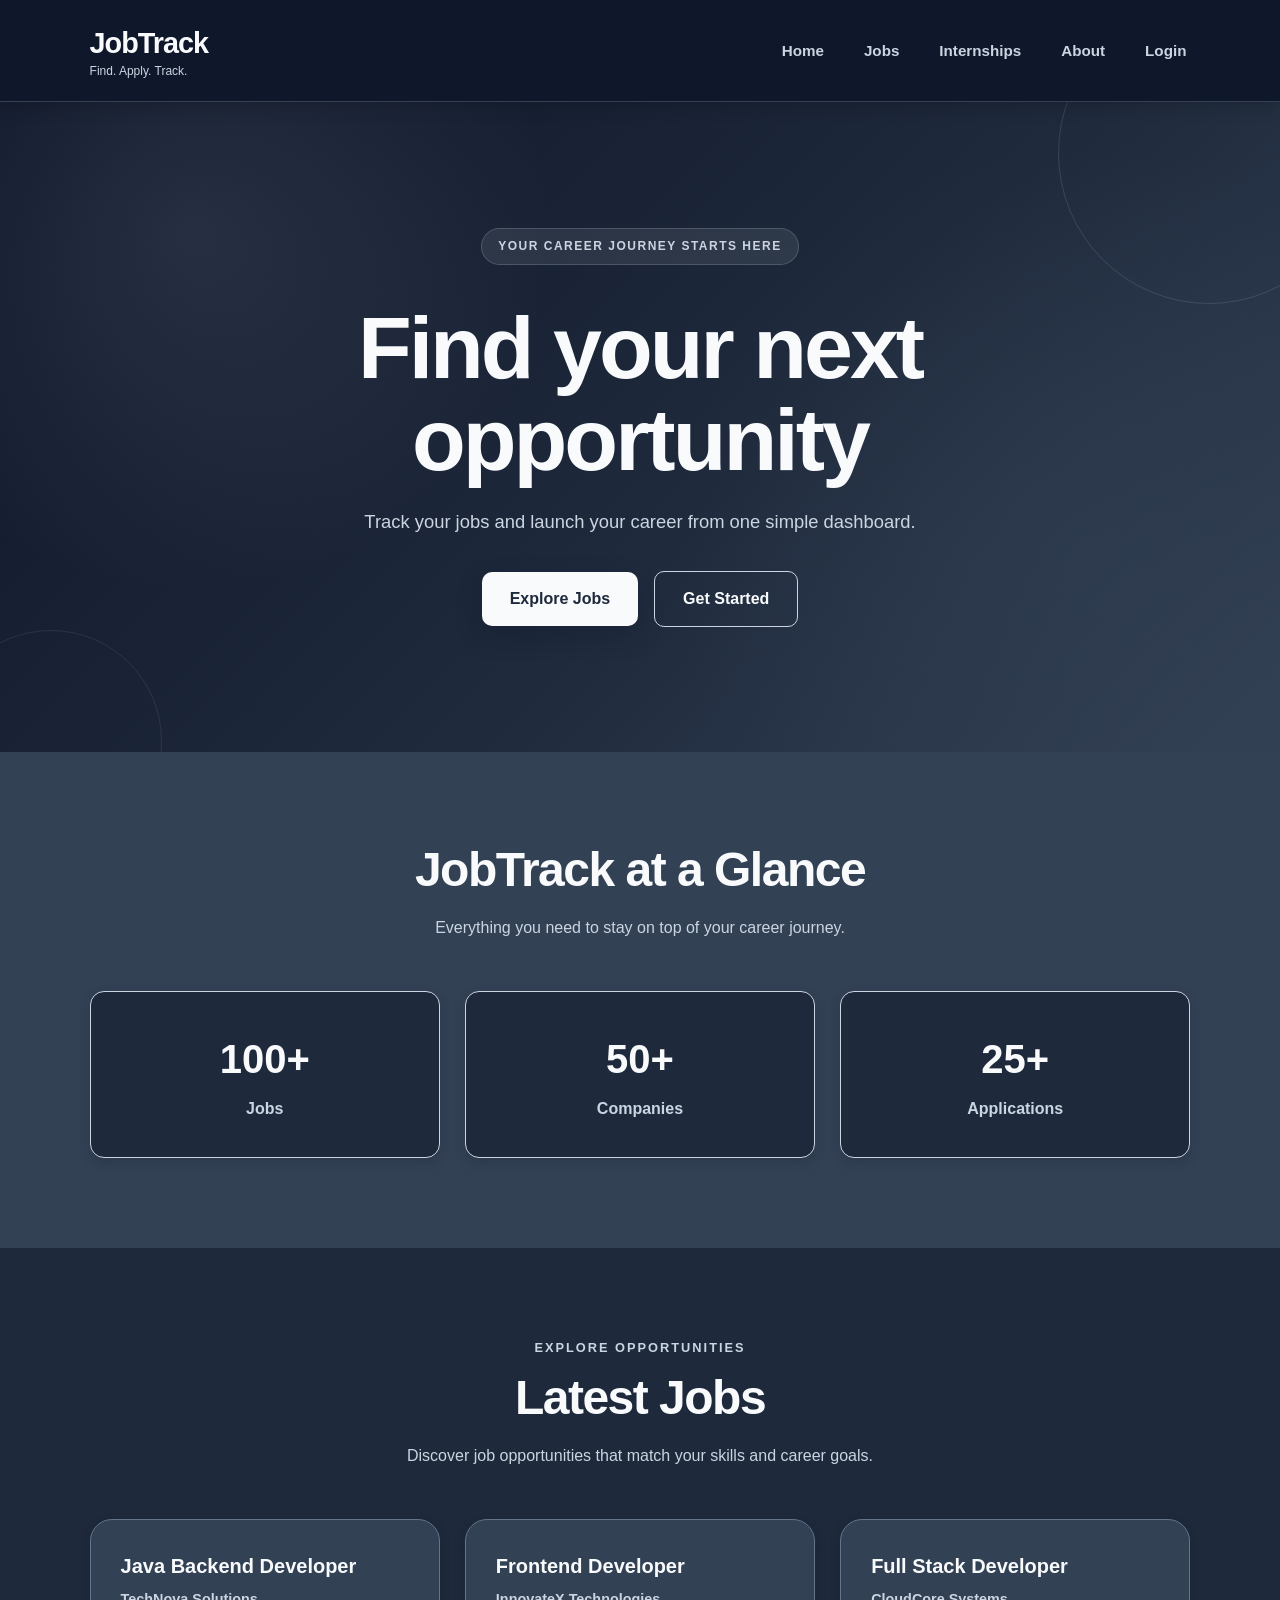
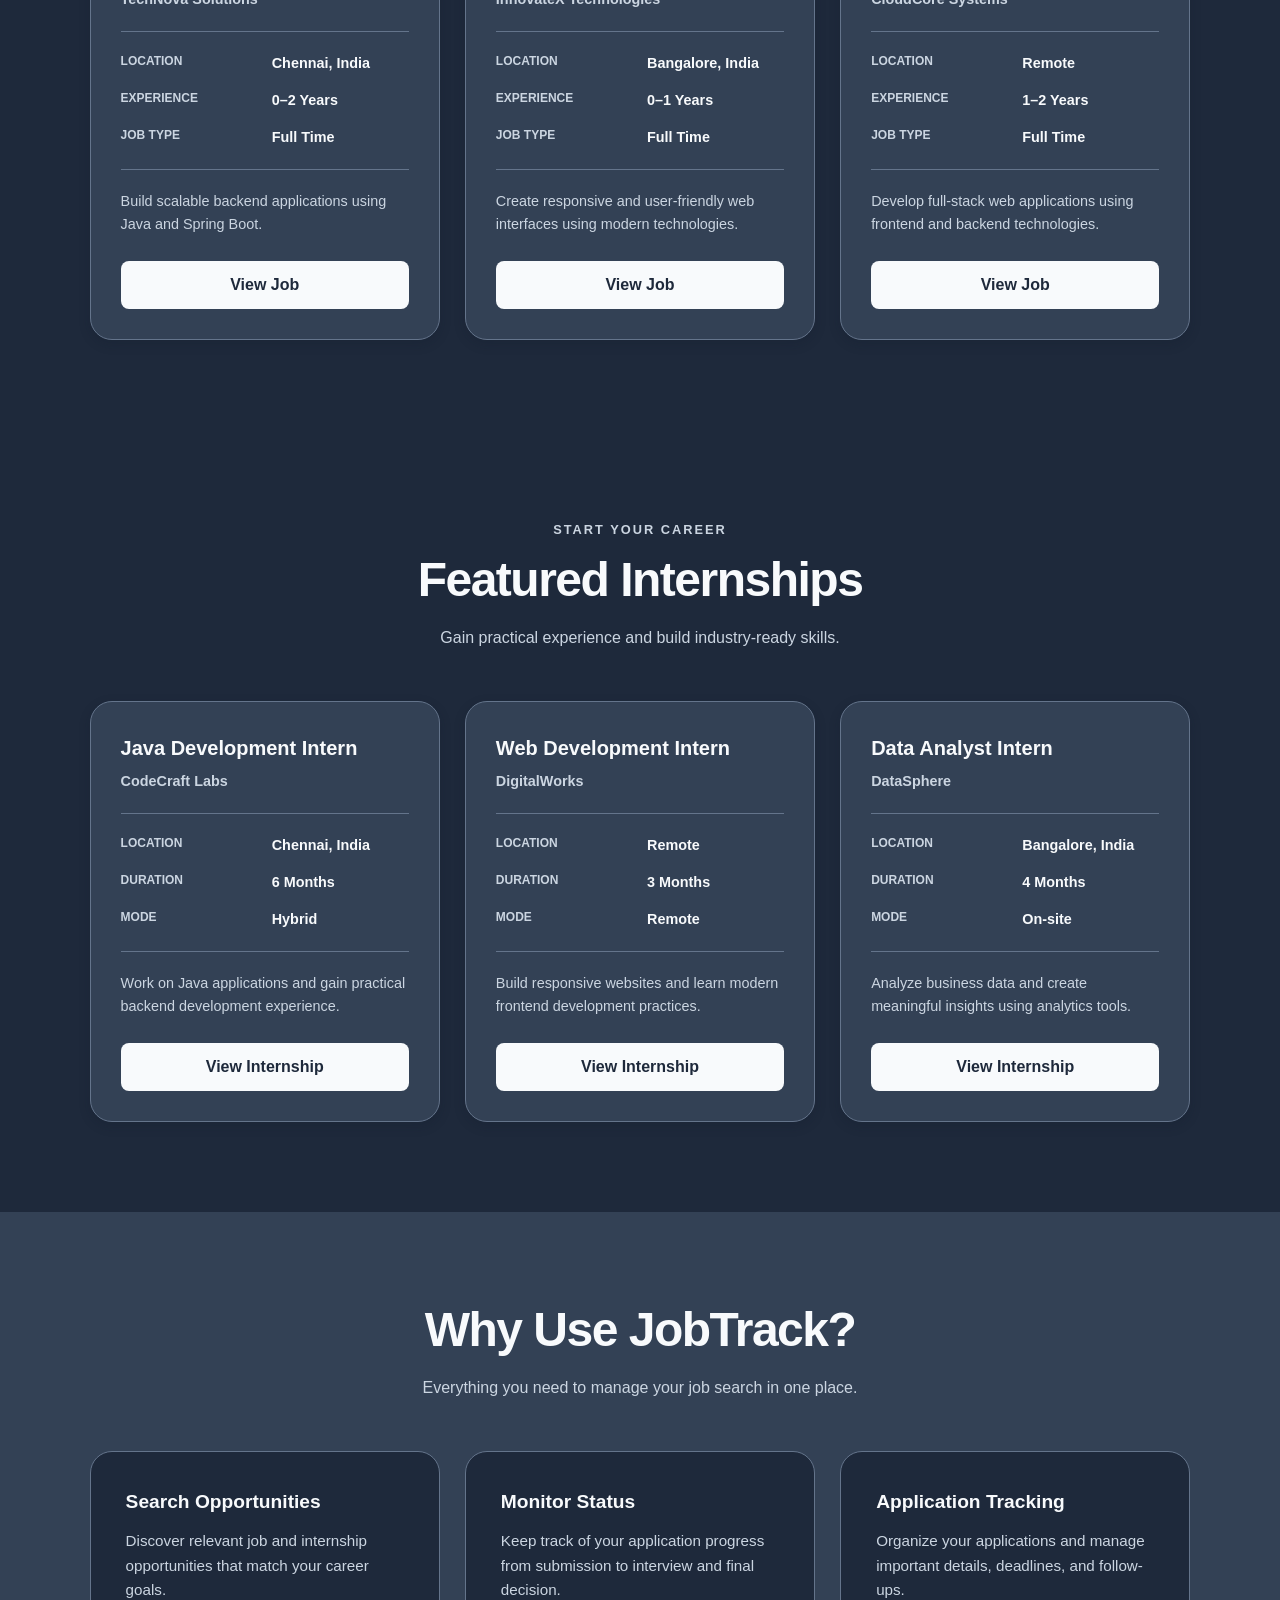
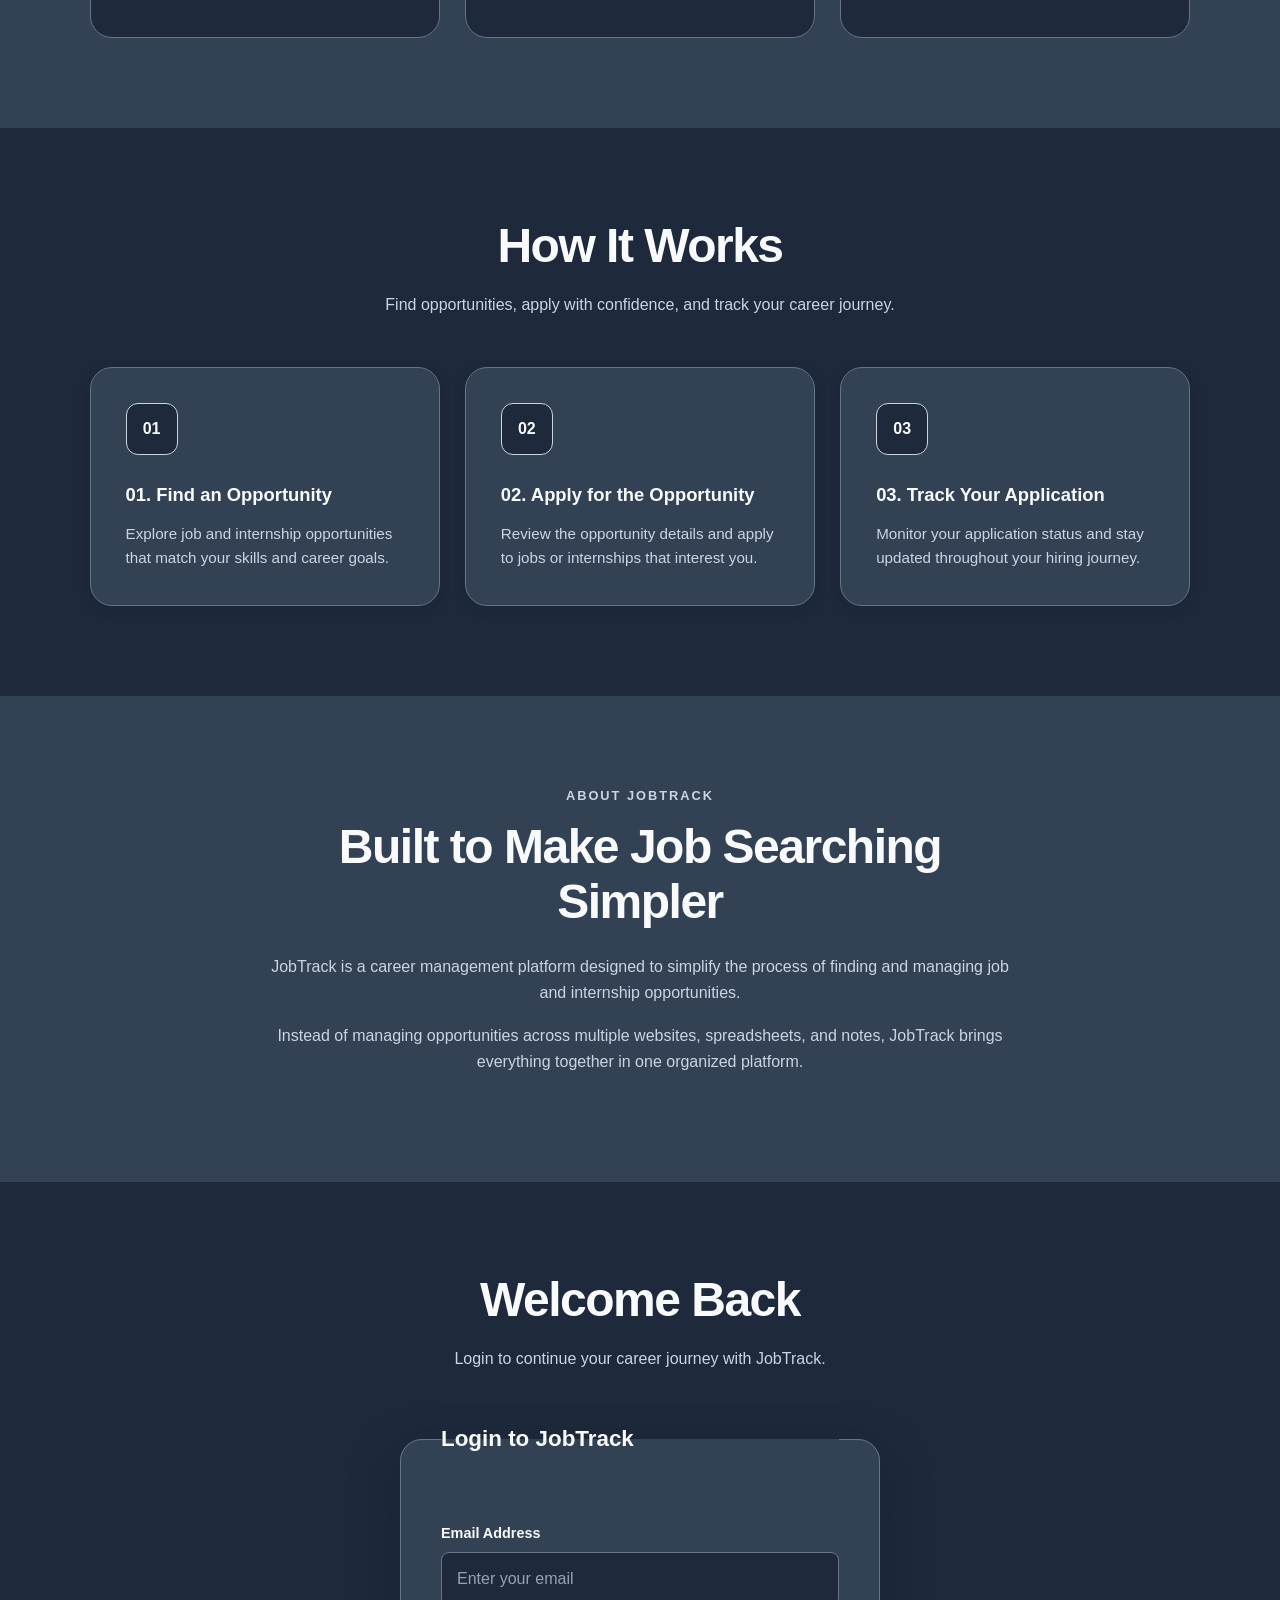
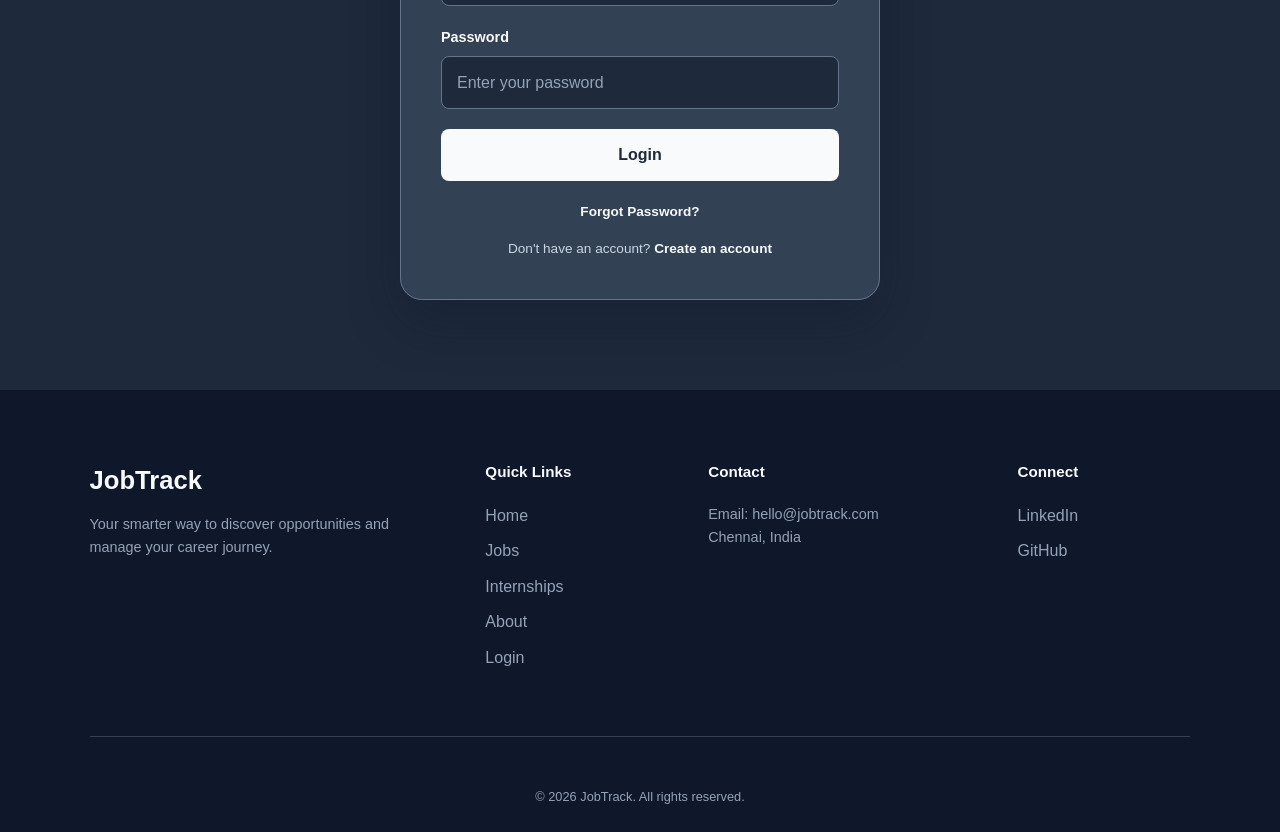
<file: index.html>
<!DOCTYPE html>
<html lang="en">

<head>
    <link rel="stylesheet" href="css/styles.css">

    <meta charset="UTF-8">

    <meta name="viewport"
          content="width=device-width, initial-scale=1.0">

    <meta name="description"
          content="JobTrack - A simple platform to discover jobs and internships and track applications.">

    <meta name="keywords"
          content="jobs, internships, job tracker, career opportunities, application tracking">

    <meta name="author"
          content="JobTrack">

    <title>JobTrack | Find. Apply. Track.</title>

</head>


<body>

    <!-- ==================================================
         HEADER & NAVIGATION
         ================================================== -->

    <header>

        <div>

            <h1>JobTrack</h1>

            <p>Find. Apply. Track.</p>

        </div>


        <nav aria-label="Main Navigation">

            <ul>

                <li>
                    <a href="#home">Home</a>
                </li>

                <li>
                    <a href="#jobs">Jobs</a>
                </li>

                <li>
                    <a href="#internships">Internships</a>
                </li>

                <li>
                    <a href="#about">About</a>
                </li>

                <li>
                    <a href="#login">Login</a>
                </li>

            </ul>

        </nav>

    </header>



    <!-- ==================================================
         MAIN CONTENT
         ================================================== -->

    <main>


        <!-- ==================================================
             HERO SECTION
             ================================================== -->

        <section id="home">

            <header>

                <p>YOUR CAREER JOURNEY STARTS HERE</p>

                <h2>Find your next opportunity</h2>

                <p>
                    Track your jobs and launch your career
                    from one simple dashboard.
                </p>

            </header>


            <div>

                <a href="#jobs">
                    Explore Jobs
                </a>

                <a href="#login">
                    Get Started
                </a>

            </div>

        </section>



        <!-- ==================================================
             STATISTICS SECTION
             ================================================== -->

        <section id="statistics">

            <header>

                <h2>JobTrack at a Glance</h2>

                <p>
                    Everything you need to stay on top
                    of your career journey.
                </p>

            </header>


            <div>

                <article>

                    <h3>100+</h3>

                    <p>Jobs</p>

                </article>


                <article>

                    <h3>50+</h3>

                    <p>Companies</p>

                </article>


                <article>

                    <h3>25+</h3>

                    <p>Applications</p>

                </article>

            </div>

        </section>



        <!-- ==================================================
             JOBS SECTION
             ================================================== -->

        <section id="jobs">

            <header>

                <p>EXPLORE OPPORTUNITIES</p>

                <h2>Latest Jobs</h2>

                <p>
                    Discover job opportunities that match
                    your skills and career goals.
                </p>

            </header>


            <div>


                <!-- JOB 1 -->

                <article>

                    <header>

                        <h3>Java Backend Developer</h3>

                        <p>TechNova Solutions</p>

                    </header>


                    <dl>

                        <dt>Location</dt>
                        <dd>Chennai, India</dd>

                        <dt>Experience</dt>
                        <dd>0–2 Years</dd>

                        <dt>Job Type</dt>
                        <dd>Full Time</dd>

                    </dl>


                    <p>
                        Build scalable backend applications
                        using Java and Spring Boot.
                    </p>


                    <a href="#">
                        View Job
                    </a>

                </article>



                <!-- JOB 2 -->

                <article>

                    <header>

                        <h3>Frontend Developer</h3>

                        <p>InnovateX Technologies</p>

                    </header>


                    <dl>

                        <dt>Location</dt>
                        <dd>Bangalore, India</dd>

                        <dt>Experience</dt>
                        <dd>0–1 Years</dd>

                        <dt>Job Type</dt>
                        <dd>Full Time</dd>

                    </dl>


                    <p>
                        Create responsive and user-friendly
                        web interfaces using modern technologies.
                    </p>


                    <a href="#">
                        View Job
                    </a>

                </article>



                <!-- JOB 3 -->

                <article>

                    <header>

                        <h3>Full Stack Developer</h3>

                        <p>CloudCore Systems</p>

                    </header>


                    <dl>

                        <dt>Location</dt>
                        <dd>Remote</dd>

                        <dt>Experience</dt>
                        <dd>1–2 Years</dd>

                        <dt>Job Type</dt>
                        <dd>Full Time</dd>

                    </dl>


                    <p>
                        Develop full-stack web applications
                        using frontend and backend technologies.
                    </p>


                    <a href="#">
                        View Job
                    </a>

                </article>

            </div>

        </section>



        <!-- ==================================================
             INTERNSHIPS SECTION
             ================================================== -->

        <section id="internships">

            <header>

                <p>START YOUR CAREER</p>

                <h2>Featured Internships</h2>

                <p>
                    Gain practical experience and build
                    industry-ready skills.
                </p>

            </header>


            <div>


                <!-- INTERNSHIP 1 -->

                <article>

                    <header>

                        <h3>Java Development Intern</h3>

                        <p>CodeCraft Labs</p>

                    </header>


                    <dl>

                        <dt>Location</dt>
                        <dd>Chennai, India</dd>

                        <dt>Duration</dt>
                        <dd>6 Months</dd>

                        <dt>Mode</dt>
                        <dd>Hybrid</dd>

                    </dl>


                    <p>
                        Work on Java applications and gain
                        practical backend development experience.
                    </p>


                    <a href="#">
                        View Internship
                    </a>

                </article>



                <!-- INTERNSHIP 2 -->

                <article>

                    <header>

                        <h3>Web Development Intern</h3>

                        <p>DigitalWorks</p>

                    </header>


                    <dl>

                        <dt>Location</dt>
                        <dd>Remote</dd>

                        <dt>Duration</dt>
                        <dd>3 Months</dd>

                        <dt>Mode</dt>
                        <dd>Remote</dd>

                    </dl>


                    <p>
                        Build responsive websites and learn
                        modern frontend development practices.
                    </p>


                    <a href="#">
                        View Internship
                    </a>

                </article>



                <!-- INTERNSHIP 3 -->

                <article>

                    <header>

                        <h3>Data Analyst Intern</h3>

                        <p>DataSphere</p>

                    </header>


                    <dl>

                        <dt>Location</dt>
                        <dd>Bangalore, India</dd>

                        <dt>Duration</dt>
                        <dd>4 Months</dd>

                        <dt>Mode</dt>
                        <dd>On-site</dd>

                    </dl>


                    <p>
                        Analyze business data and create meaningful
                        insights using analytics tools.
                    </p>


                    <a href="#">
                        View Internship
                    </a>

                </article>

            </div>

        </section>



        <!-- ==================================================
             FEATURES SECTION
             ================================================== -->

        <section id="features">

            <header>

                <h2>Why Use JobTrack?</h2>

                <p>
                    Everything you need to manage your
                    job search in one place.
                </p>

            </header>


            <div>


                <article>

                    <h3>Search Opportunities</h3>

                    <p>
                        Discover relevant job and internship
                        opportunities that match your career goals.
                    </p>

                </article>



                <article>

                    <h3>Monitor Status</h3>

                    <p>
                        Keep track of your application progress
                        from submission to interview and final decision.
                    </p>

                </article>



                <article>

                    <h3>Application Tracking</h3>

                    <p>
                        Organize your applications and manage
                        important details, deadlines, and follow-ups.
                    </p>

                </article>

            </div>

        </section>



        <!-- ==================================================
             HOW IT WORKS SECTION
             ================================================== -->

        <section id="how-it-works">

            <header>

                <h2>How It Works</h2>

                <p>
                    Find opportunities, apply with confidence,
                    and track your career journey.
                </p>

            </header>


            <ol>


                <li>

                    <article>

                        <h3>
                            01. Find an Opportunity
                        </h3>

                        <p>
                            Explore job and internship opportunities
                            that match your skills and career goals.
                        </p>

                    </article>

                </li>



                <li>

                    <article>

                        <h3>
                            02. Apply for the Opportunity
                        </h3>

                        <p>
                            Review the opportunity details and
                            apply to jobs or internships that interest you.
                        </p>

                    </article>

                </li>



                <li>

                    <article>

                        <h3>
                            03. Track Your Application
                        </h3>

                        <p>
                            Monitor your application status and
                            stay updated throughout your hiring journey.
                        </p>

                    </article>

                </li>

            </ol>

        </section>



        <!-- ==================================================
             ABOUT SECTION
             ================================================== -->

        <section id="about">

            <header>

                <p>ABOUT JOBTRACK</p>

                <h2>
                    Built to Make Job Searching Simpler
                </h2>

            </header>


            <p>
                JobTrack is a career management platform designed
                to simplify the process of finding and managing
                job and internship opportunities.
            </p>


            <p>
                Instead of managing opportunities across multiple
                websites, spreadsheets, and notes, JobTrack brings
                everything together in one organized platform.
            </p>

        </section>



        <!-- ==================================================
             LOGIN SECTION
             ================================================== -->

        <section id="login">

            <header>

                <h2>Welcome Back</h2>

                <p>
                    Login to continue your career journey with JobTrack.
                </p>

            </header>


            <form action="#" method="post">

                <fieldset>

                    <legend>Login to JobTrack</legend>


                    <div>

                        <label for="email">
                            Email Address
                        </label>

                        <input
                            type="email"
                            id="email"
                            name="email"
                            placeholder="Enter your email"
                            autocomplete="email"
                            required
                        >

                    </div>


                    <div>

                        <label for="password">
                            Password
                        </label>

                        <input
                            type="password"
                            id="password"
                            name="password"
                            placeholder="Enter your password"
                            autocomplete="current-password"
                            required
                        >

                    </div>


                    <div>

                        <button type="submit">
                            Login
                        </button>

                    </div>


                    <p>

                        <a href="#">
                            Forgot Password?
                        </a>

                    </p>


                    <p>
                        Don't have an account?

                        <a href="#">
                            Create an account
                        </a>

                    </p>

                </fieldset>

            </form>

        </section>

    </main>



    <!-- ==================================================
         FOOTER
         ================================================== -->

    <footer>


        <section>

            <h2>JobTrack</h2>

            <p>
                Your smarter way to discover opportunities
                and manage your career journey.
            </p>

        </section>



        <nav aria-label="Footer Navigation">

            <h3>Quick Links</h3>

            <ul>

                <li>
                    <a href="#home">Home</a>
                </li>

                <li>
                    <a href="#jobs">Jobs</a>
                </li>

                <li>
                    <a href="#internships">Internships</a>
                </li>

                <li>
                    <a href="#about">About</a>
                </li>

                <li>
                    <a href="#login">Login</a>
                </li>

            </ul>

        </nav>



        <section>

            <h3>Contact</h3>

            <address>

                <p>
                    Email:
                    <a href="mailto:hello@jobtrack.com">
                        hello@jobtrack.com
                    </a>
                </p>

                <p>
                    Chennai, India
                </p>

            </address>

        </section>



        <section>

            <h3>Connect</h3>

            <ul>

                <li>
                    <a href="#">
                        LinkedIn
                    </a>
                </li>

                <li>
                    <a href="#">
                        GitHub
                    </a>
                </li>

            </ul>

        </section>



        <hr>


        <p>
            &copy; 2026 JobTrack. All rights reserved.
        </p>


    </footer>


</body>

</html>
</file>
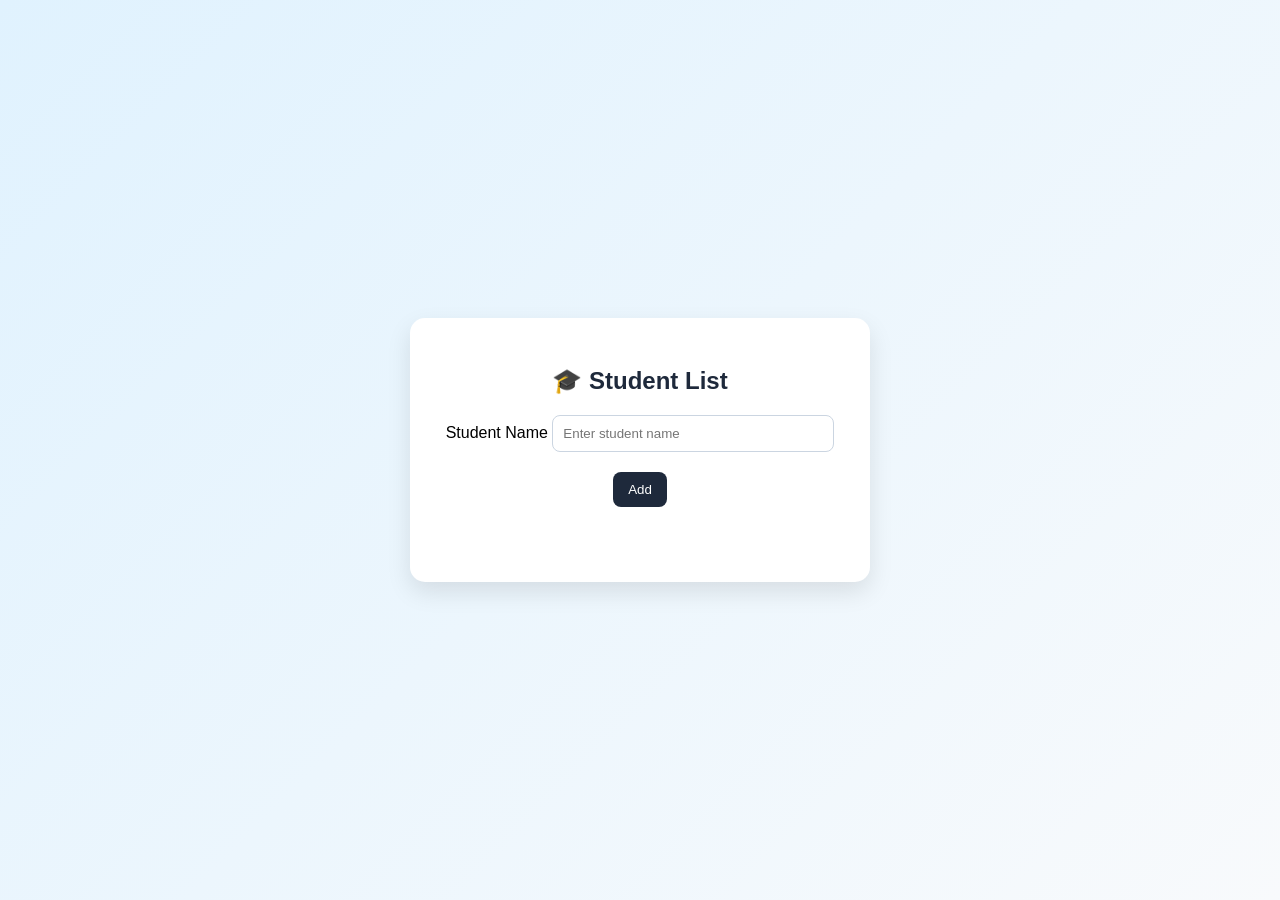
<file: Day2-DOM/index.html>
<!DOCTYPE html>
<html>
<head>
    <title>Student List</title>

    <style>
        body {
            font-family: Arial, sans-serif;
            background: linear-gradient(135deg, #e0f2fe, #f8fafc);
            min-height: 100vh;
            display: flex;
            justify-content: center;
            align-items: center;
            margin: 0;
        }

        .container {
            background: white;
            width: 400px;
            padding: 30px;
            border-radius: 15px;
            box-shadow: 0 10px 25px rgba(0, 0, 0, 0.1);
            text-align: center;
        }

        h2 {
            color: #1e293b;
            margin-bottom: 20px;
        }

        input {
            width: 65%;
            padding: 10px;
            border: 1px solid #cbd5e1;
            border-radius: 8px;
            outline: none;
        }

        button {
            padding: 10px 15px;
            background: #1e293b;
            color: white;
            border: none;
            border-radius: 8px;
            cursor: pointer;
            margin: 20px;
        }

        button:hover {
            background: #334155;
        }

        ul {
            text-align: left;
            margin-top: 25px;
            padding-left: 20px;
        }

        li {
            background: #f1f5f9;
            padding: 10px;
            margin-bottom: 8px;
            border-radius: 8px;
            color: #334155;
        }
    </style>
</head>

<body>

    <div class="container">

        <h2>🎓 Student List</h2>

        <label for="studentInput">Student Name</label>
        <input type="text" id="studentInput" name="studentName" placeholder="Enter student name">
        <button id="addButton"> Add </button>

        <ul id="studentList"></ul>

    </div>


    <script>

        const input = document.getElementById("studentInput");
        const button = document.getElementById("addButton");
        const list = document.getElementById("studentList");

        button.addEventListener("click", () => {

            const name = input.value;
            if (name===""){
                return;
            }

                // Create a new <li>
                const li = document.createElement("li");

                // Add entered name to the list
                li.textContent = name;

                // Add <li> to <ul>
                list.appendChild(li);

                //Clear the input box
                input.value ="";

            });

    </script>

</body>
</html>
</file>
<file: css/styles.css>
/* =========================================================
   JOBTRACK
   DEEP NAVY - PROFESSIONAL COLOUR THEME
   ========================================================= */


/* =========================================================
   1. CSS VARIABLES
   ========================================================= */

:root {

    /* Main Colour Palette */

    --primary: #1E293B;
    --primary-dark: #0F172A;

    --secondary: #334155;
    --accent: #CBD5E1;


    /* Text Colours */

    --dark: #1E293B;
    --dark-light: #334155;

    --text: #334155;
    --text-light: #64748B;


    /* Background Colours */

    --background: #1E293B;
    --white: #F8FAFC;


    /* Borders */

    --border: #CBD5E1;


    /* Status */

    --success: #CBD5E1;


    /* Shadows */

    --shadow-sm:
        0 4px 12px rgba(15, 23, 42, 0.20);

    --shadow-md:
        0 10px 30px rgba(15, 23, 42, 0.28);

    --shadow-lg:
        0 20px 50px rgba(15, 23, 42, 0.35);


    /* Border Radius */

    --radius-sm: 8px;
    --radius-md: 14px;
    --radius-lg: 22px;


    /* Container */

    --max-width: 1200px;
}


/* =========================================================
   2. GLOBAL RESET
   ========================================================= */

* {
    margin: 0;
    padding: 0;
    box-sizing: border-box;
}


html {
    scroll-behavior: smooth;
}


body {

    font-family:
        "Inter",
        "Segoe UI",
        Arial,
        sans-serif;

    background-color: var(--background);

    color: #F8FAFC;

    line-height: 1.6;

    font-size: 16px;

    overflow-x: hidden;
}


img {
    max-width: 100%;
    display: block;
}


a {
    text-decoration: none;
    color: inherit;
}


ul {
    list-style: none;
}


button,
input {
    font: inherit;
}


/* =========================================================
   3. HEADER
   ========================================================= */

header {
    width: 100%;
}


body > header {

    background-color: #0F172A;

    display: flex;

    align-items: center;

    justify-content: space-between;

    padding: 20px 7%;

    position: sticky;

    top: 0;

    z-index: 1000;

    border-bottom: 1px solid #334155;

    box-shadow:
        0 4px 15px rgba(0, 0, 0, 0.20);
}


/* Logo */

body > header > div h1 {

    font-size: 1.8rem;

    font-weight: 800;

    color: #F8FAFC;

    letter-spacing: -1px;
}


body > header > div p {

    color: #CBD5E1;

    font-size: 0.75rem;

    margin-top: -4px;
}


/* =========================================================
   4. NAVIGATION
   ========================================================= */

body > header nav ul {

    display: flex;

    align-items: center;

    gap: 32px;
}


body > header nav a {

    color: #CBD5E1;

    font-size: 0.95rem;

    font-weight: 600;

    padding: 8px 4px;

    position: relative;

    transition:
        color 0.3s ease,
        transform 0.3s ease;
}


body > header nav a::after {

    content: "";

    position: absolute;

    left: 0;

    bottom: 0;

    width: 0;

    height: 2px;

    background-color: #F8FAFC;

    transition:
        width 0.3s ease;
}


body > header nav a:hover {

    color: #F8FAFC;
}


body > header nav a:hover::after {

    width: 100%;
}


/* =========================================================
   5. MAIN
   ========================================================= */

main {
    width: 100%;
}


main > section {

    padding: 90px 7%;

    background-color: #1E293B;
}


main > section > header {

    max-width: 750px;

    margin: 0 auto 50px;

    text-align: center;
}


main > section > header p:first-child {

    color: #CBD5E1;

    font-size: 0.8rem;

    font-weight: 800;

    letter-spacing: 2px;

    text-transform: uppercase;

    margin-bottom: 12px;
}


main > section > header h2 {

    color: #F8FAFC;

    font-size:
        clamp(2rem, 4vw, 3rem);

    line-height: 1.15;

    letter-spacing: -1.5px;

    margin-bottom: 18px;
}


main > section > header p {

    color: #CBD5E1;

    font-size: 1rem;

    max-width: 650px;

    margin-left: auto;

    margin-right: auto;
}


/* =========================================================
   6. HERO SECTION
   ========================================================= */

#home {

    min-height: 650px;

    display: flex;

    flex-direction: column;

    align-items: center;

    justify-content: center;

    text-align: center;

    padding: 120px 7%;

    position: relative;

    overflow: hidden;

    background:

        radial-gradient(
            circle at 15% 20%,
            rgba(203, 213, 225, 0.10),
            transparent 30%
        ),

        radial-gradient(
            circle at 85% 70%,
            rgba(51, 65, 85, 0.45),
            transparent 35%
        ),

        linear-gradient(
            135deg,
            #0F172A,
            #1E293B 55%,
            #334155
        );
}


/* Decorative circles */

#home::before {

    content: "";

    position: absolute;

    width: 300px;

    height: 300px;

    border-radius: 50%;

    border:
        1px solid
        rgba(203, 213, 225, 0.15);

    top: -100px;

    right: -80px;
}


#home::after {

    content: "";

    position: absolute;

    width: 220px;

    height: 220px;

    border-radius: 50%;

    border:
        1px solid
        rgba(203, 213, 225, 0.10);

    bottom: -100px;

    left: -60px;
}


#home > header {

    position: relative;

    z-index: 1;

    margin-bottom: 35px;
}


/* Hero label */

#home > header p:first-child {

    display: inline-block;

    padding: 8px 16px;

    background-color:
        rgba(203, 213, 225, 0.10);

    border:
        1px solid
        rgba(203, 213, 225, 0.20);

    border-radius: 50px;

    color: #CBD5E1;

    font-size: 0.75rem;

    font-weight: 800;

    letter-spacing: 1.5px;
}


/* Hero heading */

#home h2 {

    font-size:
        clamp(3rem, 7vw, 5.5rem);

    max-width: 850px;

    color: #F8FAFC;

    font-weight: 800;

    letter-spacing: -3px;

    margin: 25px auto 20px;

    line-height: 1.05;
}


/* Hero description */

#home > header > p:last-child {

    max-width: 650px;

    margin: auto;

    color: #CBD5E1;

    font-size: 1.15rem;
}


/* =========================================================
   HERO BUTTONS
   ========================================================= */

#home > div {

    display: flex;

    justify-content: center;

    align-items: center;

    gap: 16px;

    position: relative;

    z-index: 2;
}


#home > div a {

    padding: 14px 28px;

    border-radius: 10px;

    font-weight: 700;

    transition:
        transform 0.3s ease,
        box-shadow 0.3s ease,
        background-color 0.3s ease,
        color 0.3s ease;
}


/* Primary button */

#home > div a:first-child {

    color: #1E293B;

    background-color: #F8FAFC;

    box-shadow:
        0 10px 25px
        rgba(15, 23, 42, 0.30);
}


#home > div a:first-child:hover {

    background-color: #CBD5E1;

    transform: translateY(-3px);
}


/* Secondary button */

#home > div a:last-child {

    color: #F8FAFC;

    background-color: transparent;

    border:
        1px solid #CBD5E1;
}


#home > div a:last-child:hover {

    background-color: #CBD5E1;

    color: #1E293B;

    transform: translateY(-3px);
}


#home > div a:hover {

    box-shadow: var(--shadow-md);
}


/* =========================================================
   7. STATISTICS
   ========================================================= */

#statistics {

    background-color: #334155;
}


#statistics > div {

    max-width: var(--max-width);

    margin: auto;

    display: grid;

    grid-template-columns:
        repeat(3, 1fr);

    gap: 25px;
}


#statistics article {

    text-align: center;

    padding: 35px 20px;

    border:
        1px solid #CBD5E1;

    border-radius: var(--radius-md);

    background-color: #1E293B;

    box-shadow: var(--shadow-sm);

    transition:
        transform 0.3s ease,
        box-shadow 0.3s ease,
        background-color 0.3s ease;
}


#statistics article:hover {

    transform: translateY(-8px);

    background-color: #0F172A;

    box-shadow: var(--shadow-md);
}


#statistics article h3 {

    font-size: 2.5rem;

    color: #F8FAFC;

    font-weight: 800;

    margin-bottom: 5px;
}


#statistics article p {

    color: #CBD5E1;

    font-weight: 600;
}


/* =========================================================
   8. JOBS & INTERNSHIPS
   ========================================================= */

#jobs,
#internships {

    background-color: #1E293B;
}


#jobs > div,
#internships > div {

    max-width: var(--max-width);

    margin: auto;

    display: grid;

    grid-template-columns:
        repeat(3, 1fr);

    gap: 25px;
}


#jobs article,
#internships article {

    background-color: #334155;

    border:
        1px solid #64748B;

    border-radius: var(--radius-lg);

    padding: 30px;

    box-shadow: var(--shadow-sm);

    transition:
        transform 0.3s ease,
        box-shadow 0.3s ease,
        border-color 0.3s ease,
        background-color 0.3s ease;

    display: flex;

    flex-direction: column;
}


#jobs article:hover,
#internships article:hover {

    transform: translateY(-8px);

    background-color: #475569;

    box-shadow: var(--shadow-lg);

    border-color: #CBD5E1;
}


/* Job header */

#jobs article header,
#internships article header {

    margin-bottom: 20px;
}


#jobs article h3,
#internships article h3 {

    color: #F8FAFC;

    font-size: 1.25rem;

    margin-bottom: 6px;
}


#jobs article header p,
#internships article header p {

    color: #CBD5E1;

    font-size: 0.9rem;

    font-weight: 700;
}


/* Job information */

#jobs dl,
#internships dl {

    display: grid;

    grid-template-columns: 1fr 1fr;

    gap: 14px;

    padding: 20px 0;

    border-top:
        1px solid #64748B;

    border-bottom:
        1px solid #64748B;

    margin-bottom: 20px;
}


#jobs dt,
#internships dt {

    color: #CBD5E1;

    font-size: 0.75rem;

    font-weight: 700;

    text-transform: uppercase;
}


#jobs dd,
#internships dd {

    color: #F8FAFC;

    font-size: 0.9rem;

    font-weight: 600;
}


#jobs article > p,
#internships article > p {

    color: #CBD5E1;

    font-size: 0.9rem;

    margin-bottom: 25px;
}


/* Job buttons */

#jobs article > a,
#internships article > a {

    margin-top: auto;

    text-align: center;

    padding: 11px 18px;

    border-radius: 8px;

    color: #1E293B;

    background-color: #F8FAFC;

    font-weight: 700;

    transition:
        background-color 0.3s ease,
        color 0.3s ease,
        transform 0.3s ease;
}


#jobs article > a:hover,
#internships article > a:hover {

    color: #1E293B;

    background-color: #CBD5E1;

    transform: translateY(-2px);
}


/* =========================================================
   9. FEATURES
   ========================================================= */

#features {

    background-color: #334155;
}


#features > div {

    max-width: var(--max-width);

    margin: auto;

    display: grid;

    grid-template-columns:
        repeat(3, 1fr);

    gap: 25px;
}


#features article {

    padding: 35px;

    border-radius: var(--radius-lg);

    background-color: #1E293B;

    border:
        1px solid #64748B;

    transition:
        transform 0.3s ease,
        box-shadow 0.3s ease,
        border-color 0.3s ease,
        background-color 0.3s ease;
}


#features article:hover {

    transform: translateY(-8px);

    background-color: #0F172A;

    border-color: #CBD5E1;

    box-shadow: var(--shadow-md);
}


#features article h3 {

    color: #F8FAFC;

    font-size: 1.2rem;

    margin-bottom: 12px;
}


#features article p {

    color: #CBD5E1;

    font-size: 0.95rem;
}


/* =========================================================
   10. HOW IT WORKS
   ========================================================= */

#how-it-works {

    background-color: #1E293B;
}


#how-it-works ol {

    max-width: var(--max-width);

    margin: auto;

    display: grid;

    grid-template-columns:
        repeat(3, 1fr);

    gap: 25px;

    list-style: none;

    counter-reset: steps;
}


#how-it-works li {

    counter-increment: steps;
}


#how-it-works article {

    height: 100%;

    padding: 35px;

    background-color: #334155;

    border-radius: var(--radius-lg);

    border:
        1px solid #64748B;

    box-shadow: var(--shadow-sm);

    position: relative;

    transition:
        transform 0.3s ease,
        box-shadow 0.3s ease,
        background-color 0.3s ease,
        border-color 0.3s ease;
}


#how-it-works article:hover {

    transform: translateY(-8px);

    background-color: #475569;

    border-color: #CBD5E1;

    box-shadow: var(--shadow-md);
}


/* Step number */

#how-it-works article::before {

    content: "0" counter(steps);

    display: flex;

    align-items: center;

    justify-content: center;

    width: 50px;

    height: 50px;

    margin-bottom: 25px;

    border-radius: 12px;

    background-color: #1E293B;

    border:
        1px solid #CBD5E1;

    color: #F8FAFC;

    font-weight: 800;

    transition:
        background-color 0.3s ease,
        color 0.3s ease;
}


#how-it-works article:hover::before {

    background-color: #F8FAFC;

    color: #1E293B;
}


#how-it-works article h3 {

    color: #F8FAFC;

    font-size: 1.15rem;

    margin-bottom: 12px;
}


#how-it-works article p {

    color: #CBD5E1;

    font-size: 0.95rem;
}


/* =========================================================
   11. ABOUT
   ========================================================= */

#about {

    background-color: #334155;

    text-align: center;
}


#about > header {

    margin-bottom: 25px;
}


#about > p {

    max-width: 750px;

    margin: 0 auto 18px;

    color: #CBD5E1;

    font-size: 1rem;
}


/* =========================================================
   12. LOGIN
   ========================================================= */

#login {

    background-color: #1E293B;
}


#login form {

    max-width: 480px;

    margin: auto;
}


#login fieldset {

    border: 1px solid #64748B;

    background-color: #334155;

    padding: 40px;

    border-radius: var(--radius-lg);

    box-shadow: var(--shadow-lg);
}


#login legend {

    width: 100%;

    color: #F8FAFC;

    font-size: 1.4rem;

    font-weight: 800;

    margin-bottom: 25px;
}


#login fieldset > div {

    margin-bottom: 20px;
}


#login label {

    display: block;

    color: #F8FAFC;

    font-size: 0.9rem;

    font-weight: 700;

    margin-bottom: 7px;
}


#login input {

    width: 100%;

    padding: 13px 15px;

    border:
        1px solid #64748B;

    border-radius: 8px;

    background-color: #1E293B;

    color: #F8FAFC;

    outline: none;

    transition:
        border-color 0.3s ease,
        box-shadow 0.3s ease,
        background-color 0.3s ease;
}


#login input::placeholder {

    color: #94A3B8;
}


#login input:focus {

    border-color: #CBD5E1;

    background-color: #0F172A;

    box-shadow:
        0 0 0 3px
        rgba(203, 213, 225, 0.15);
}


/* Login button */

#login button {

    width: 100%;

    padding: 13px;

    border: none;

    border-radius: 8px;

    background-color: #F8FAFC;

    color: #1E293B;

    font-weight: 700;

    cursor: pointer;

    transition:
        transform 0.3s ease,
        box-shadow 0.3s ease,
        background-color 0.3s ease;
}


#login button:hover {

    background-color: #CBD5E1;

    transform: translateY(-2px);

    box-shadow:
        0 10px 25px
        rgba(15, 23, 42, 0.30);
}


#login fieldset > p {

    text-align: center;

    color: #CBD5E1;

    font-size: 0.85rem;

    margin-top: 15px;
}


#login fieldset > p a {

    color: #F8FAFC;

    font-weight: 700;

    transition:
        color 0.3s ease;
}


#login fieldset > p a:hover {

    color: #CBD5E1;

    text-decoration: underline;
}


/* =========================================================
   13. FOOTER
   ========================================================= */

body > footer {

    background-color: #0F172A;

    color: #CBD5E1;

    padding: 70px 7% 25px;

    display: grid;

    grid-template-columns:
        2fr
        1fr
        1.5fr
        1fr;

    gap: 50px;
}


body > footer h2 {

    color: #F8FAFC;

    font-size: 1.6rem;

    margin-bottom: 12px;
}


body > footer h3 {

    color: #F8FAFC;

    font-size: 0.95rem;

    margin-bottom: 18px;
}


body > footer p {

    color: #94A3B8;

    font-size: 0.9rem;
}


body > footer nav ul,
body > footer section ul {

    display: flex;

    flex-direction: column;

    gap: 10px;
}


body > footer a {

    color: #94A3B8;

    transition:
        color 0.3s ease;
}


body > footer a:hover {

    color: #F8FAFC;
}


body > footer address {

    font-style: normal;
}


body > footer hr {

    grid-column: 1 / -1;

    width: 100%;

    border: none;

    border-top:
        1px solid #334155;

    margin-top: 15px;
}


body > footer > p:last-child {

    grid-column: 1 / -1;

    text-align: center;

    font-size: 0.8rem;
}


/* =========================================================
   14. RESPONSIVE DESIGN - TABLET
   ========================================================= */

@media (max-width: 900px) {

    body > header {

        padding: 18px 5%;
    }


    main > section {

        padding: 75px 5%;
    }


    #jobs > div,
    #internships > div,
    #features > div {

        grid-template-columns:
            repeat(2, 1fr);
    }


    #how-it-works ol {

        grid-template-columns:
            repeat(2, 1fr);
    }


    body > footer {

        grid-template-columns:
            repeat(2, 1fr);

        padding:
            60px 5% 25px;
    }

}


/* =========================================================
   15. RESPONSIVE DESIGN - MOBILE
   ========================================================= */

@media (max-width: 650px) {

    body {

        font-size: 15px;
    }


    /* Header */

    body > header {

        flex-direction: column;

        gap: 18px;

        padding: 18px 5%;
    }


    body > header > div {

        text-align: center;
    }


    body > header nav {

        width: 100%;
    }


    body > header nav ul {

        justify-content: center;

        flex-wrap: wrap;

        gap: 12px 20px;
    }


    body > header nav a {

        font-size: 0.85rem;
    }


    /* Main sections */

    main > section {

        padding: 60px 5%;
    }


    main > section > header {

        margin-bottom: 35px;
    }


    main > section > header h2 {

        font-size: 2rem;
    }


    /* Hero */

    #home {

        min-height: 580px;

        padding: 90px 5%;
    }


    #home h2 {

        font-size:
            clamp(2.5rem, 12vw, 4rem);

        letter-spacing: -2px;
    }


    #home > header > p:last-child {

        font-size: 1rem;
    }


    #home > div {

        flex-direction: column;

        width: 100%;

        gap: 12px;
    }


    #home > div a {

        width: 100%;

        max-width: 280px;

        text-align: center;
    }


    /* Statistics */

    #statistics > div {

        grid-template-columns: 1fr;

        gap: 15px;
    }


    #statistics article {

        padding: 25px;
    }


    /* Jobs & Internships */

    #jobs > div,
    #internships > div,
    #features > div,
    #how-it-works ol {

        grid-template-columns: 1fr;
    }


    #jobs article,
    #internships article,
    #features article,
    #how-it-works article {

        padding: 25px;
    }


    /* Login */

    #login fieldset {

        padding: 25px;
    }


    /* Footer */

    body > footer {

        grid-template-columns: 1fr;

        gap: 35px;

        padding:
            50px 5% 25px;
    }


    body > footer hr,
    body > footer > p:last-child {

        grid-column: 1;
    }

}


/* =========================================================
   16. EXTRA SMALL DEVICES
   ========================================================= */

@media (max-width: 400px) {

    body > header nav ul {

        gap: 8px 14px;
    }


    #home h2 {

        font-size: 2.4rem;
    }


    #home > header > p:first-child {

        font-size: 0.65rem;

        letter-spacing: 1px;
    }


    #jobs dl,
    #internships dl {

        grid-template-columns: 1fr;
    }

}


/* =========================================================
   17. ACCESSIBILITY
   ========================================================= */

a:focus-visible,
button:focus-visible,
input:focus-visible {

    outline:
        3px solid #CBD5E1;

    outline-offset: 3px;
}


/* =========================================================
   18. REDUCED MOTION
   ========================================================= */

@media (prefers-reduced-motion: reduce) {

    html {

        scroll-behavior: auto;
    }


    *,
    *::before,
    *::after {

        transition: none !important;
    }

}
</file>
